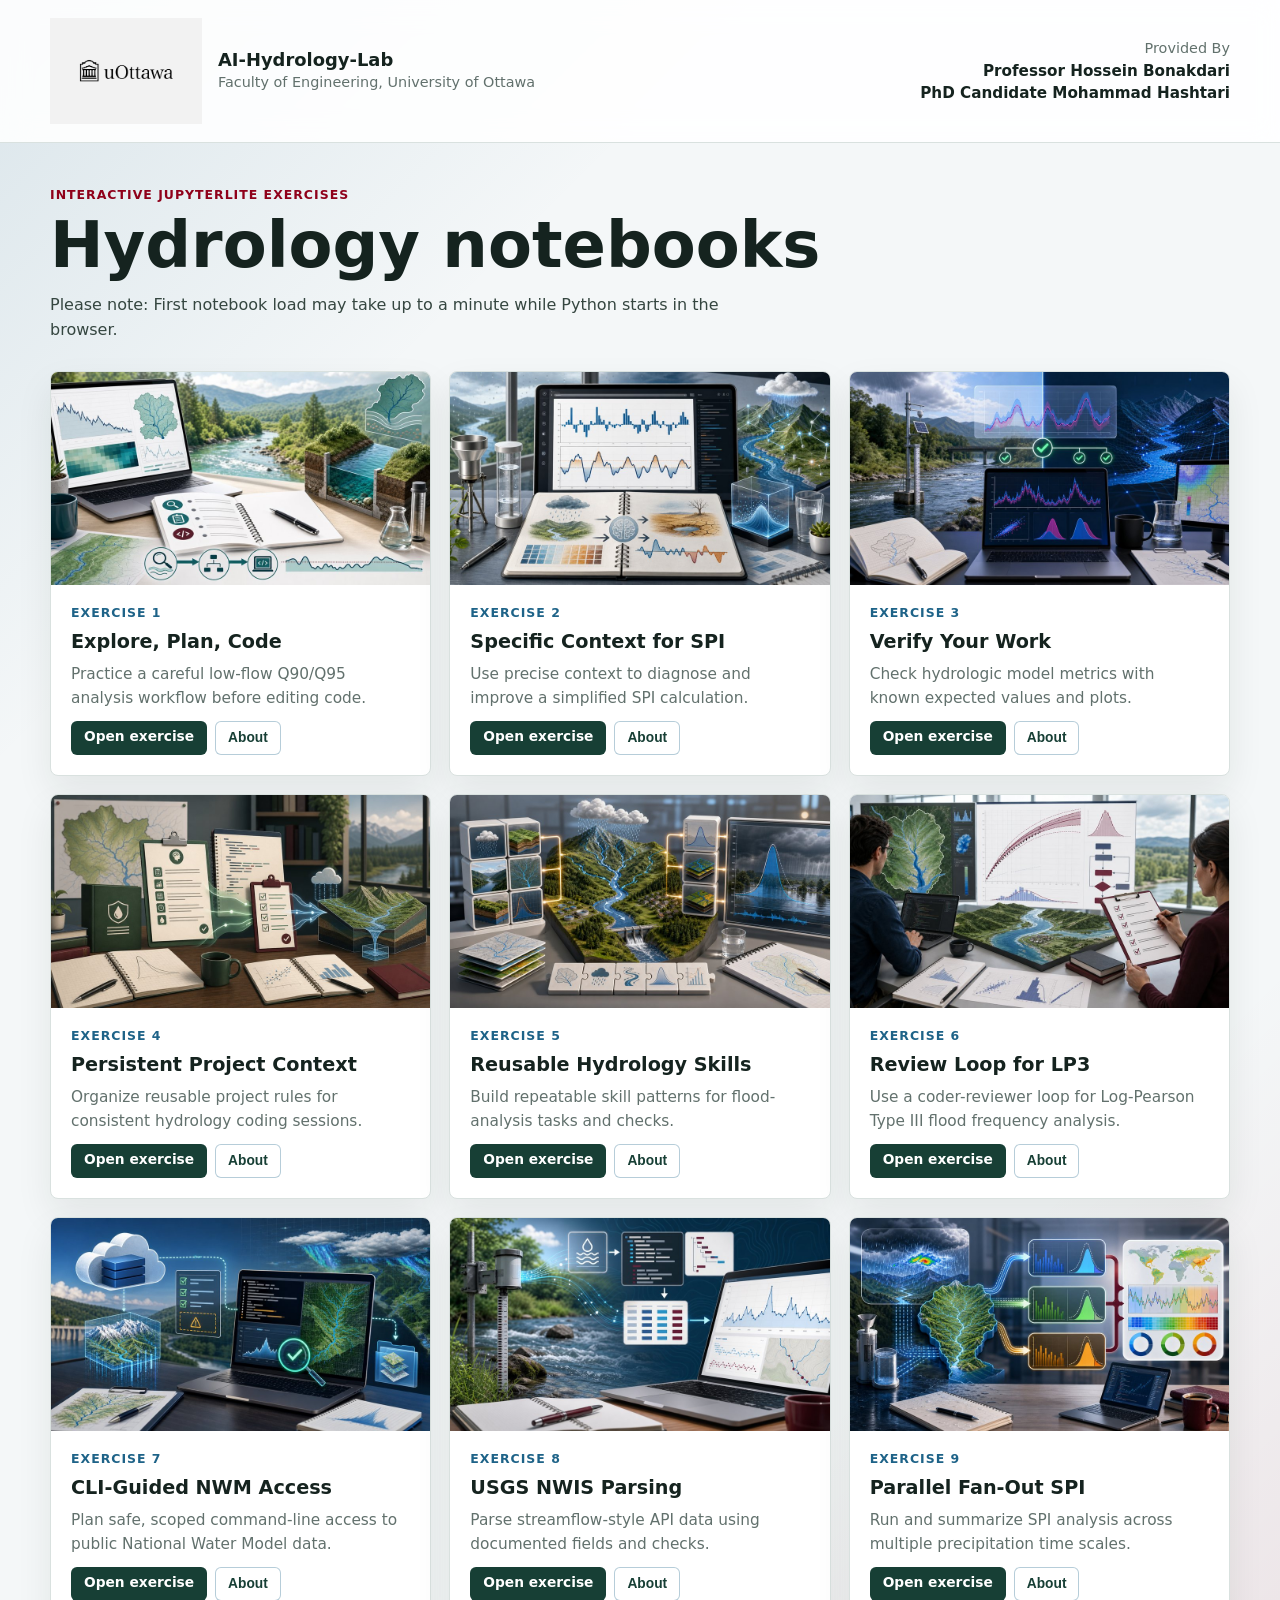
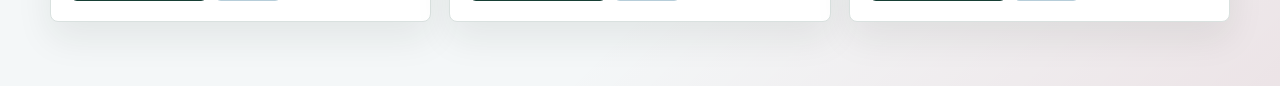
<file: site/index.html>
<!doctype html>
<html lang="en">
  <head>
    <meta charset="utf-8">
    <meta name="viewport" content="width=device-width, initial-scale=1">
    <title>AI-Hydrology-Lab</title>
    <meta
      name="description"
      content="Browser-based hydrology notebook exercises from the Faculty of Engineering, University of Ottawa."
    >
    <link rel="stylesheet" href="styles.css">
    <script src="exercise-dialogs.js" defer></script>
    <script id="jupyter-config-data" type="application/json">
      {}
    </script>
  </head>
  <body>
    <header class="site-header">
      <div class="header-inner">
        <a class="brand" href="./" aria-label="AI-Hydrology-Lab home">
          <img src="assets/uottawa_logo_horizontal_grey.png" alt="uOttawa logo">
          <span>
            <strong>AI-Hydrology-Lab</strong>
            <small>Faculty of Engineering, University of Ottawa</small>
          </span>
        </a>
        <div class="header-side">
          <div class="credit">
            <span>Provided By</span>
            <strong>Professor Hossein Bonakdari</strong>
            <strong>PhD Candidate Mohammad Hashtari</strong>
          </div>
        </div>
      </div>
    </header>

    <main>
      <section class="intro" aria-labelledby="page-title">
        <div>
          <p class="eyebrow">Interactive JupyterLite exercises</p>
          <h1 id="page-title">Hydrology notebooks</h1>
          <p class="load-note">
            Please note: First notebook load may take up to a minute while Python starts in the browser.
          </p>
        </div>
      </section>

      <section class="exercise-grid" aria-label="Exercise cards">
        <article class="exercise-card">
          <img src="assets/exercise-01.jpg" alt="Low-flow analysis thumbnail">
          <div class="card-copy">
            <span>Exercise 1</span>
            <h2>Explore, Plan, Code</h2>
            <p>Practice a careful low-flow Q90/Q95 analysis workflow before editing code.</p>
            <div class="card-actions">
              <a class="card-button" href="lab/index.html?path=notebooks/01_explore_plan_code.ipynb">Open exercise</a>
              <button class="card-button card-button-secondary" type="button" data-about-open="about-01">About</button>
            </div>
          </div>
        </article>

        <article class="exercise-card">
          <img src="assets/exercise-02.jpg" alt="SPI drought analysis thumbnail">
          <div class="card-copy">
            <span>Exercise 2</span>
            <h2>Specific Context for SPI</h2>
            <p>Use precise context to diagnose and improve a simplified SPI calculation.</p>
            <div class="card-actions">
              <a class="card-button" href="lab/index.html?path=notebooks/02_specific_context_spi.ipynb">Open exercise</a>
              <button class="card-button card-button-secondary" type="button" data-about-open="about-02">About</button>
            </div>
          </div>
        </article>

        <article class="exercise-card">
          <img src="assets/exercise-03.jpg" alt="Model metric verification thumbnail">
          <div class="card-copy">
            <span>Exercise 3</span>
            <h2>Verify Your Work</h2>
            <p>Check hydrologic model metrics with known expected values and plots.</p>
            <div class="card-actions">
              <a class="card-button" href="lab/index.html?path=notebooks/03_verify_your_work_metrics.ipynb">Open exercise</a>
              <button class="card-button card-button-secondary" type="button" data-about-open="about-03">About</button>
            </div>
          </div>
        </article>

        <article class="exercise-card">
          <img src="assets/exercise-04.jpg" alt="Project context workflow thumbnail">
          <div class="card-copy">
            <span>Exercise 4</span>
            <h2>Persistent Project Context</h2>
            <p>Organize reusable project rules for consistent hydrology coding sessions.</p>
            <div class="card-actions">
              <a class="card-button" href="lab/index.html?path=notebooks/04_persistent_project_context.ipynb">Open exercise</a>
              <button class="card-button card-button-secondary" type="button" data-about-open="about-04">About</button>
            </div>
          </div>
        </article>

        <article class="exercise-card">
          <img src="assets/exercise-05.jpg" alt="Reusable hydrology skill thumbnail">
          <div class="card-copy">
            <span>Exercise 5</span>
            <h2>Reusable Hydrology Skills</h2>
            <p>Build repeatable skill patterns for flood-analysis tasks and checks.</p>
            <div class="card-actions">
              <a class="card-button" href="lab/index.html?path=notebooks/05_reusable_hydrology_skills.ipynb">Open exercise</a>
              <button class="card-button card-button-secondary" type="button" data-about-open="about-05">About</button>
            </div>
          </div>
        </article>

        <article class="exercise-card">
          <img src="assets/exercise-06.jpg" alt="Flood frequency review thumbnail">
          <div class="card-copy">
            <span>Exercise 6</span>
            <h2>Review Loop for LP3</h2>
            <p>Use a coder-reviewer loop for Log-Pearson Type III flood frequency analysis.</p>
            <div class="card-actions">
              <a class="card-button" href="lab/index.html?path=notebooks/06_review_loop_lp3_frequency.ipynb">Open exercise</a>
              <button class="card-button card-button-secondary" type="button" data-about-open="about-06">About</button>
            </div>
          </div>
        </article>

        <article class="exercise-card">
          <img src="assets/exercise-07.jpg" alt="NWM data access thumbnail">
          <div class="card-copy">
            <span>Exercise 7</span>
            <h2>CLI-Guided NWM Access</h2>
            <p>Plan safe, scoped command-line access to public National Water Model data.</p>
            <div class="card-actions">
              <a class="card-button" href="lab/index.html?path=notebooks/07_cli_guided_nwm_data_access.ipynb">Open exercise</a>
              <button class="card-button card-button-secondary" type="button" data-about-open="about-07">About</button>
            </div>
          </div>
        </article>

        <article class="exercise-card">
          <img src="assets/exercise-08.jpg" alt="USGS streamflow parsing thumbnail">
          <div class="card-copy">
            <span>Exercise 8</span>
            <h2>USGS NWIS Parsing</h2>
            <p>Parse streamflow-style API data using documented fields and checks.</p>
            <div class="card-actions">
              <a class="card-button" href="lab/index.html?path=notebooks/08_api_grounded_usgs_nwis_streamflow.ipynb">Open exercise</a>
              <button class="card-button card-button-secondary" type="button" data-about-open="about-08">About</button>
            </div>
          </div>
        </article>

        <article class="exercise-card">
          <img src="assets/exercise-09.jpg" alt="Parallel SPI timescale thumbnail">
          <div class="card-copy">
            <span>Exercise 9</span>
            <h2>Parallel Fan-Out SPI</h2>
            <p>Run and summarize SPI analysis across multiple precipitation time scales.</p>
            <div class="card-actions">
              <a class="card-button" href="lab/index.html?path=notebooks/09_parallel_fanout_spi_timescales.ipynb">Open exercise</a>
              <button class="card-button card-button-secondary" type="button" data-about-open="about-09">About</button>
            </div>
          </div>
        </article>
      </section>
    </main>

    <dialog class="about-dialog" id="about-01" aria-labelledby="about-01-title">
      <article>
        <button class="dialog-close" type="button" data-about-close aria-label="Close">Close</button>
        <p class="eyebrow">Exercise 1</p>
        <h2 id="about-01-title">Finding very low river flows</h2>
        <p>
          Start with a river-flow record and identify unusually low water conditions.
          The hydrology idea is a percentile: Q90 or Q95 describes a flow level that
          most days are above.
        </p>
        <a class="dialog-fallback" href="https://github.com/Mr-Has/AI-Hydrology-Lab/blob/main/notebooks/01_explore_plan_code.ipynb" target="_blank" rel="noreferrer">View notebook on GitHub</a>
      </article>
    </dialog>

    <dialog class="about-dialog" id="about-02" aria-labelledby="about-02-title">
      <article>
        <button class="dialog-close" type="button" data-about-close aria-label="Close">Close</button>
        <p class="eyebrow">Exercise 2</p>
        <h2 id="about-02-title">Explaining drought with rainfall</h2>
        <p>
          A rainfall record is converted into a drought score. SPI compares recent
          rainfall with what is normal for that place, where negative values mean
          drier conditions.
        </p>
        <a class="dialog-fallback" href="https://github.com/Mr-Has/AI-Hydrology-Lab/blob/main/notebooks/02_specific_context_spi.ipynb" target="_blank" rel="noreferrer">View notebook on GitHub</a>
      </article>
    </dialog>

    <dialog class="about-dialog" id="about-03" aria-labelledby="about-03-title">
      <article>
        <button class="dialog-close" type="button" data-about-close aria-label="Close">Close</button>
        <p class="eyebrow">Exercise 3</p>
        <h2 id="about-03-title">Checking whether a model is doing well</h2>
        <p>
          Measured streamflow is compared with model predictions. NSE and KGE are
          scores that show whether the model follows the observed river behavior
          closely enough to trust.
        </p>
        <a class="dialog-fallback" href="https://github.com/Mr-Has/AI-Hydrology-Lab/blob/main/notebooks/03_verify_your_work_metrics.ipynb" target="_blank" rel="noreferrer">View notebook on GitHub</a>
      </article>
    </dialog>

    <dialog class="about-dialog" id="about-04" aria-labelledby="about-04-title">
      <article>
        <button class="dialog-close" type="button" data-about-close aria-label="Close">Close</button>
        <p class="eyebrow">Exercise 4</p>
        <h2 id="about-04-title">Keeping project instructions consistent</h2>
        <p>
          Hydrology projects need stable rules, such as units, time step, and data
          checks. This exercise is about keeping those scientific expectations visible
          from one coding session to the next.
        </p>
        <a class="dialog-fallback" href="https://github.com/Mr-Has/AI-Hydrology-Lab/blob/main/notebooks/04_persistent_project_context.ipynb" target="_blank" rel="noreferrer">View notebook on GitHub</a>
      </article>
    </dialog>

    <dialog class="about-dialog" id="about-05" aria-labelledby="about-05-title">
      <article>
        <button class="dialog-close" type="button" data-about-close aria-label="Close">Close</button>
        <p class="eyebrow">Exercise 5</p>
        <h2 id="about-05-title">Reusing good hydrology habits</h2>
        <p>
          Repeated hydrology checks are turned into reusable instructions. The goal is
          to avoid common flood-analysis mistakes, such as mixing up water years,
          missing values, or rank conventions.
        </p>
        <a class="dialog-fallback" href="https://github.com/Mr-Has/AI-Hydrology-Lab/blob/main/notebooks/05_reusable_hydrology_skills.ipynb" target="_blank" rel="noreferrer">View notebook on GitHub</a>
      </article>
    </dialog>

    <dialog class="about-dialog" id="about-06" aria-labelledby="about-06-title">
      <article>
        <button class="dialog-close" type="button" data-about-close aria-label="Close">Close</button>
        <p class="eyebrow">Exercise 6</p>
        <h2 id="about-06-title">Estimating rare floods</h2>
        <p>
          Annual peak flows are used to estimate events such as a 10-year or 100-year
          flood. The LP3 model fits a probability pattern to past flood peaks so rare
          flood sizes can be estimated.
        </p>
        <a class="dialog-fallback" href="https://github.com/Mr-Has/AI-Hydrology-Lab/blob/main/notebooks/06_review_loop_lp3_frequency.ipynb" target="_blank" rel="noreferrer">View notebook on GitHub</a>
      </article>
    </dialog>

    <dialog class="about-dialog" id="about-07" aria-labelledby="about-07-title">
      <article>
        <button class="dialog-close" type="button" data-about-close aria-label="Close">Close</button>
        <p class="eyebrow">Exercise 7</p>
        <h2 id="about-07-title">Getting water-model data safely</h2>
        <p>
          The National Water Model contains many files. The hydrology idea is to narrow
          the data request before taking action, so the work stays small, traceable,
          and focused on the right location or time period.
        </p>
        <a class="dialog-fallback" href="https://github.com/Mr-Has/AI-Hydrology-Lab/blob/main/notebooks/07_cli_guided_nwm_data_access.ipynb" target="_blank" rel="noreferrer">View notebook on GitHub</a>
      </article>
    </dialog>

    <dialog class="about-dialog" id="about-08" aria-labelledby="about-08-title">
      <article>
        <button class="dialog-close" type="button" data-about-close aria-label="Close">Close</button>
        <p class="eyebrow">Exercise 8</p>
        <h2 id="about-08-title">Reading stream-gauge data correctly</h2>
        <p>
          USGS-style streamflow data describe measurements through time. Each value
          only makes sense when its date, unit, site, and field name are read correctly.
        </p>
        <a class="dialog-fallback" href="https://github.com/Mr-Has/AI-Hydrology-Lab/blob/main/notebooks/08_api_grounded_usgs_nwis_streamflow.ipynb" target="_blank" rel="noreferrer">View notebook on GitHub</a>
      </article>
    </dialog>

    <dialog class="about-dialog" id="about-09" aria-labelledby="about-09-title">
      <article>
        <button class="dialog-close" type="button" data-about-close aria-label="Close">Close</button>
        <p class="eyebrow">Exercise 9</p>
        <h2 id="about-09-title">Comparing drought over different time windows</h2>
        <p>
          The same drought calculation is run over short and longer rainfall windows.
          A 1-month SPI can show quick dry spells, while 3- or 6-month SPI values show
          slower seasonal drought patterns.
        </p>
        <a class="dialog-fallback" href="https://github.com/Mr-Has/AI-Hydrology-Lab/blob/main/notebooks/09_parallel_fanout_spi_timescales.ipynb" target="_blank" rel="noreferrer">View notebook on GitHub</a>
      </article>
    </dialog>
  </body>
</html>
</file>
<file: site/styles.css>
:root {
  color-scheme: light;
  --ink: #15231f;
  --muted: #62716d;
  --surface: #ffffff;
  --line: #d9e1df;
  --page: #f4f7f8;
  --green: #173f35;
  --blue: #1e6388;
  --garnet: #8f001a;
  --gold: #d6a94a;
  font-family: Inter, ui-sans-serif, system-ui, -apple-system, BlinkMacSystemFont, "Segoe UI", sans-serif;
}

* {
  box-sizing: border-box;
}

body {
  margin: 0;
  min-width: 320px;
  overflow-x: hidden;
  background:
    linear-gradient(135deg, rgba(30, 99, 136, 0.12), transparent 34rem),
    linear-gradient(315deg, rgba(143, 0, 26, 0.08), transparent 32rem),
    var(--page);
  color: var(--ink);
}

html {
  overflow-x: hidden;
}

.site-header {
  border-bottom: 1px solid var(--line);
  background: rgba(255, 255, 255, 0.88);
  backdrop-filter: blur(14px);
}

.header-inner {
  width: min(1180px, calc(100% - 32px));
  margin: 0 auto;
  display: flex;
  align-items: center;
  justify-content: space-between;
  gap: 24px;
  padding: 18px 0;
}

.brand {
  display: flex;
  align-items: center;
  gap: 16px;
  width: 100%;
  flex: 1 1 auto;
  min-width: 0;
  color: inherit;
  text-decoration: none;
}

.brand img {
  width: 152px;
  height: auto;
  display: block;
}

.brand span,
.credit,
.header-side {
  display: grid;
  gap: 3px;
  min-width: 0;
}

.brand strong {
  font-size: 1.12rem;
  line-height: 1.15;
}

.brand small,
.credit span {
  color: var(--muted);
  font-size: 0.9rem;
  line-height: 1.35;
  overflow-wrap: break-word;
}

.credit {
  text-align: right;
  font-size: 0.95rem;
  line-height: 1.25;
}

.credit strong {
  white-space: nowrap;
}

.header-side {
  justify-items: end;
  gap: 12px;
  flex: 0 0 auto;
}

main {
  width: min(1180px, calc(100% - 32px));
  margin: 0 auto;
  padding: 44px 0 64px;
}

.intro {
  margin-bottom: 28px;
}

.eyebrow {
  margin: 0 0 10px;
  color: var(--garnet);
  font-size: 0.78rem;
  font-weight: 800;
  letter-spacing: 0.08em;
  text-transform: uppercase;
}

h1 {
  margin: 0;
  max-width: none;
  font-size: 4rem;
  line-height: 1.04;
  letter-spacing: 0;
  white-space: nowrap;
}

.load-note {
  max-width: 680px;
  margin: 14px 0 0;
  color: #354640;
  font-size: 1rem;
  line-height: 1.55;
}

.exercise-grid {
  display: grid;
  grid-template-columns: repeat(3, minmax(0, 1fr));
  gap: 18px;
}

.exercise-card {
  min-width: 0;
  display: grid;
  grid-template-rows: auto 1fr;
  overflow: hidden;
  min-height: 382px;
  border: 1px solid var(--line);
  border-radius: 8px;
  background: var(--surface);
  color: inherit;
  box-shadow: 0 16px 36px rgba(21, 35, 31, 0.08);
  transition: transform 160ms ease, box-shadow 160ms ease, border-color 160ms ease;
}

.exercise-card:hover {
  transform: translateY(-3px);
  border-color: rgba(30, 99, 136, 0.5);
  box-shadow: 0 22px 48px rgba(21, 35, 31, 0.14);
}

.exercise-card img {
  width: 100%;
  aspect-ratio: 16 / 9;
  object-fit: cover;
  display: block;
  background: #dfe8ea;
}

.card-copy {
  display: flex;
  flex-direction: column;
  gap: 10px;
  padding: 20px;
}

.card-copy span {
  color: var(--blue);
  font-size: 0.78rem;
  font-weight: 800;
  letter-spacing: 0.08em;
  text-transform: uppercase;
}

.card-copy h2 {
  margin: 0;
  font-size: 1.2rem;
  line-height: 1.2;
}

.card-copy p {
  margin: 0;
  color: var(--muted);
  font-size: 0.96rem;
  line-height: 1.55;
  overflow-wrap: break-word;
}

.card-actions {
  display: flex;
  flex-wrap: wrap;
  gap: 8px;
  margin-top: auto;
}

.card-button {
  align-self: flex-start;
  min-height: 34px;
  padding: 8px 12px;
  border: 1px solid transparent;
  border-radius: 6px;
  background: var(--green);
  color: #fff;
  cursor: pointer;
  font-size: 0.86rem;
  font-weight: 800;
  line-height: 1;
  text-decoration: none;
}

.card-button-secondary {
  background: #fff;
  border-color: rgba(30, 99, 136, 0.32);
  color: var(--green);
}

.card-button:hover,
.card-button:focus-visible {
  background: var(--garnet);
  color: #fff;
  outline: 3px solid rgba(143, 0, 26, 0.14);
  outline-offset: 2px;
}

.about-dialog {
  width: min(620px, calc(100% - 32px));
  border: 0;
  border-radius: 8px;
  padding: 0;
  background: transparent;
  color: var(--ink);
}

.about-dialog::backdrop {
  background: rgba(21, 35, 31, 0.46);
}

.about-dialog article {
  position: relative;
  padding: 30px;
  border: 1px solid var(--line);
  border-radius: 8px;
  background: var(--surface);
  box-shadow: 0 28px 72px rgba(21, 35, 31, 0.24);
}

.about-dialog h2 {
  margin: 0;
  padding-right: 76px;
  font-size: 1.7rem;
  line-height: 1.16;
}

.about-dialog article > p:not(.eyebrow) {
  margin: 16px 0 0;
  color: #354640;
  font-size: 1rem;
  line-height: 1.65;
}

.dialog-fallback {
  display: inline-flex;
  align-items: center;
  min-height: 34px;
  margin-top: 20px;
  padding: 8px 12px;
  border: 1px solid rgba(30, 99, 136, 0.32);
  border-radius: 6px;
  color: var(--green);
  font-size: 0.86rem;
  font-weight: 800;
  text-decoration: none;
}

.dialog-fallback:hover,
.dialog-fallback:focus-visible {
  border-color: rgba(143, 0, 26, 0.48);
  color: var(--garnet);
  outline: 3px solid rgba(143, 0, 26, 0.12);
  outline-offset: 2px;
}

.dialog-close {
  position: absolute;
  top: 18px;
  right: 18px;
  min-height: 32px;
  padding: 7px 10px;
  border: 1px solid var(--line);
  border-radius: 6px;
  background: #fff;
  color: var(--ink);
  cursor: pointer;
  font: inherit;
  font-size: 0.82rem;
  font-weight: 800;
}

.dialog-close:hover,
.dialog-close:focus-visible {
  border-color: rgba(143, 0, 26, 0.5);
  color: var(--garnet);
  outline: 3px solid rgba(143, 0, 26, 0.12);
  outline-offset: 2px;
}

@media (max-width: 920px) {
  .header-inner {
    align-items: start;
    grid-template-columns: 1fr;
  }

  .header-inner {
    display: grid;
  }

  .credit,
  .header-side {
    text-align: left;
    justify-items: start;
  }

  .exercise-grid {
    grid-template-columns: repeat(2, minmax(0, 1fr));
  }

  h1 {
    font-size: 3rem;
  }
}

@media (max-width: 640px) {
  .header-inner,
  main {
    width: min(100% - 24px, 1180px);
  }

  .header-inner {
    gap: 10px;
    padding: 12px 0;
  }

  .brand {
    display: grid;
    align-items: flex-start;
    gap: 8px;
  }

  .brand img {
    width: 74px;
  }

  .brand strong {
    font-size: 1rem;
  }

  .brand small,
  .credit span {
    font-size: 0.8rem;
  }

  .credit {
    font-size: 0.86rem;
  }

  .header-side {
    gap: 6px;
  }

  main {
    padding-top: 32px;
  }

  h1 {
    font-size: 1.78rem;
    line-height: 1.08;
  }

  .load-note {
    max-width: 34ch;
    font-size: 0.94rem;
    line-height: 1.5;
  }

  .brand small,
  .card-copy p {
    max-width: 34ch;
  }

  .exercise-grid {
    grid-template-columns: 1fr;
  }

  .exercise-card {
    min-height: 0;
  }

  .about-dialog article {
    padding: 24px;
  }

  .about-dialog h2 {
    padding-right: 0;
    font-size: 1.34rem;
  }

  .dialog-close {
    position: static;
    float: right;
    margin: 0 0 12px 12px;
  }
}
</file>
